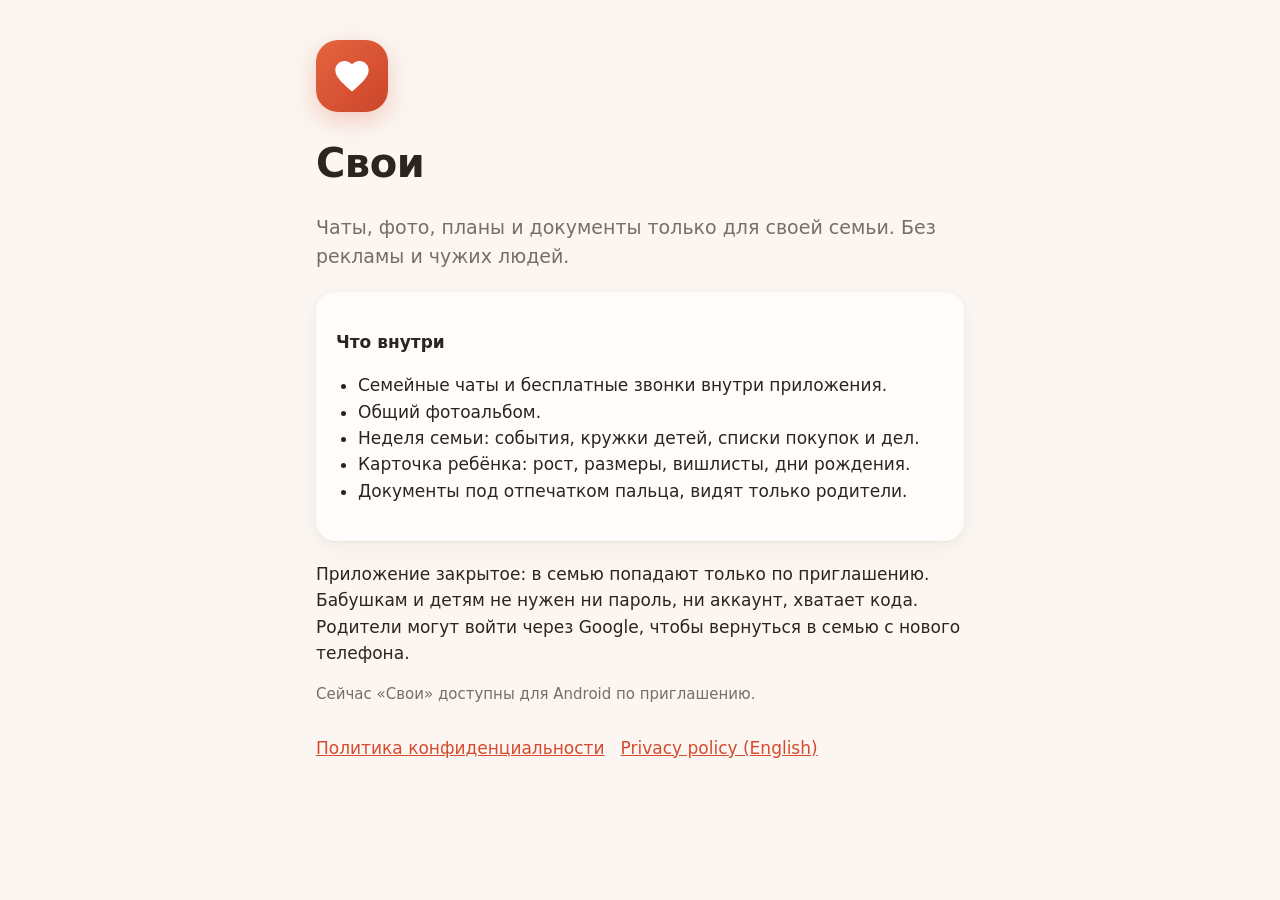
<file: index.html>
<!doctype html>
<html lang="ru">
<head>
<meta charset="utf-8">
<meta name="viewport" content="width=device-width, initial-scale=1">
<title>Свои — семейное приложение</title>
<meta name="description" content="Свои: чаты, фото, планы и документы только для своей семьи. Без рекламы и чужих людей.">
<link rel="stylesheet" href="style.css">
</head>
<body>
<main>
  <div class="logo"><svg viewBox="0 0 24 24" fill="#fff" aria-hidden="true"><path d="M12 21.35l-1.45-1.32C5.4 15.36 2 12.28 2 8.5 2 5.42 4.42 3 7.5 3c1.74 0 3.41.81 4.5 2.09C13.09 3.81 14.76 3 16.5 3 19.58 3 22 5.42 22 8.5c0 3.78-3.4 6.86-8.55 11.54L12 21.35z"/></svg></div>
  <h1>Свои</h1>
  <p class="lead">Чаты, фото, планы и документы только для своей семьи. Без рекламы и чужих людей.</p>
  <div class="card">
    <p><b>Что внутри</b></p>
    <ul>
      <li>Семейные чаты и бесплатные звонки внутри приложения.</li>
      <li>Общий фотоальбом.</li>
      <li>Неделя семьи: события, кружки детей, списки покупок и дел.</li>
      <li>Карточка ребёнка: рост, размеры, вишлисты, дни рождения.</li>
      <li>Документы под отпечатком пальца, видят только родители.</li>
    </ul>
  </div>
  <p>Приложение закрытое: в семью попадают только по приглашению. Бабушкам и детям не нужен ни пароль, ни аккаунт, хватает кода. Родители могут войти через Google, чтобы вернуться в семью с нового телефона.</p>
  <p class="muted">Сейчас «Свои» доступны для Android по приглашению.</p>
  <nav><a href="privacy.html">Политика конфиденциальности</a><a href="privacy.html#en">Privacy policy (English)</a></nav>
</main>
</body>
</html>
</file>
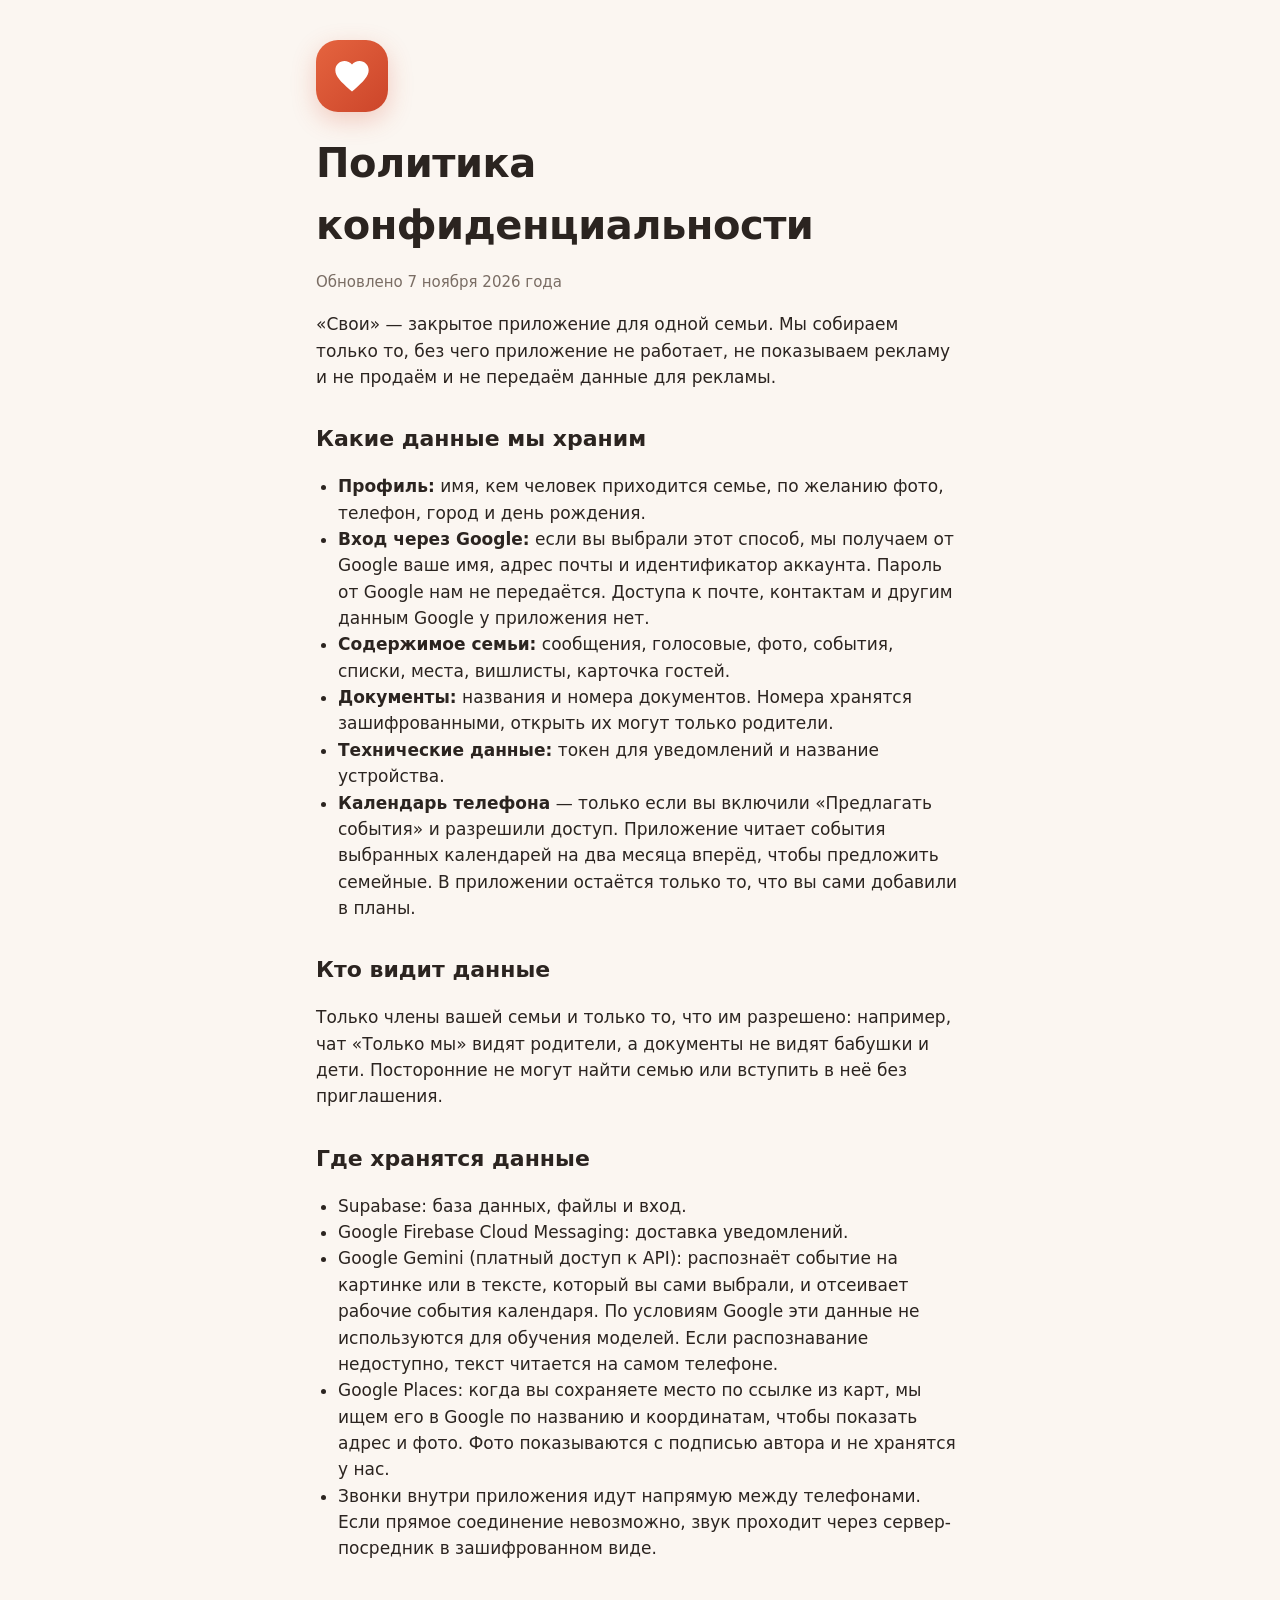
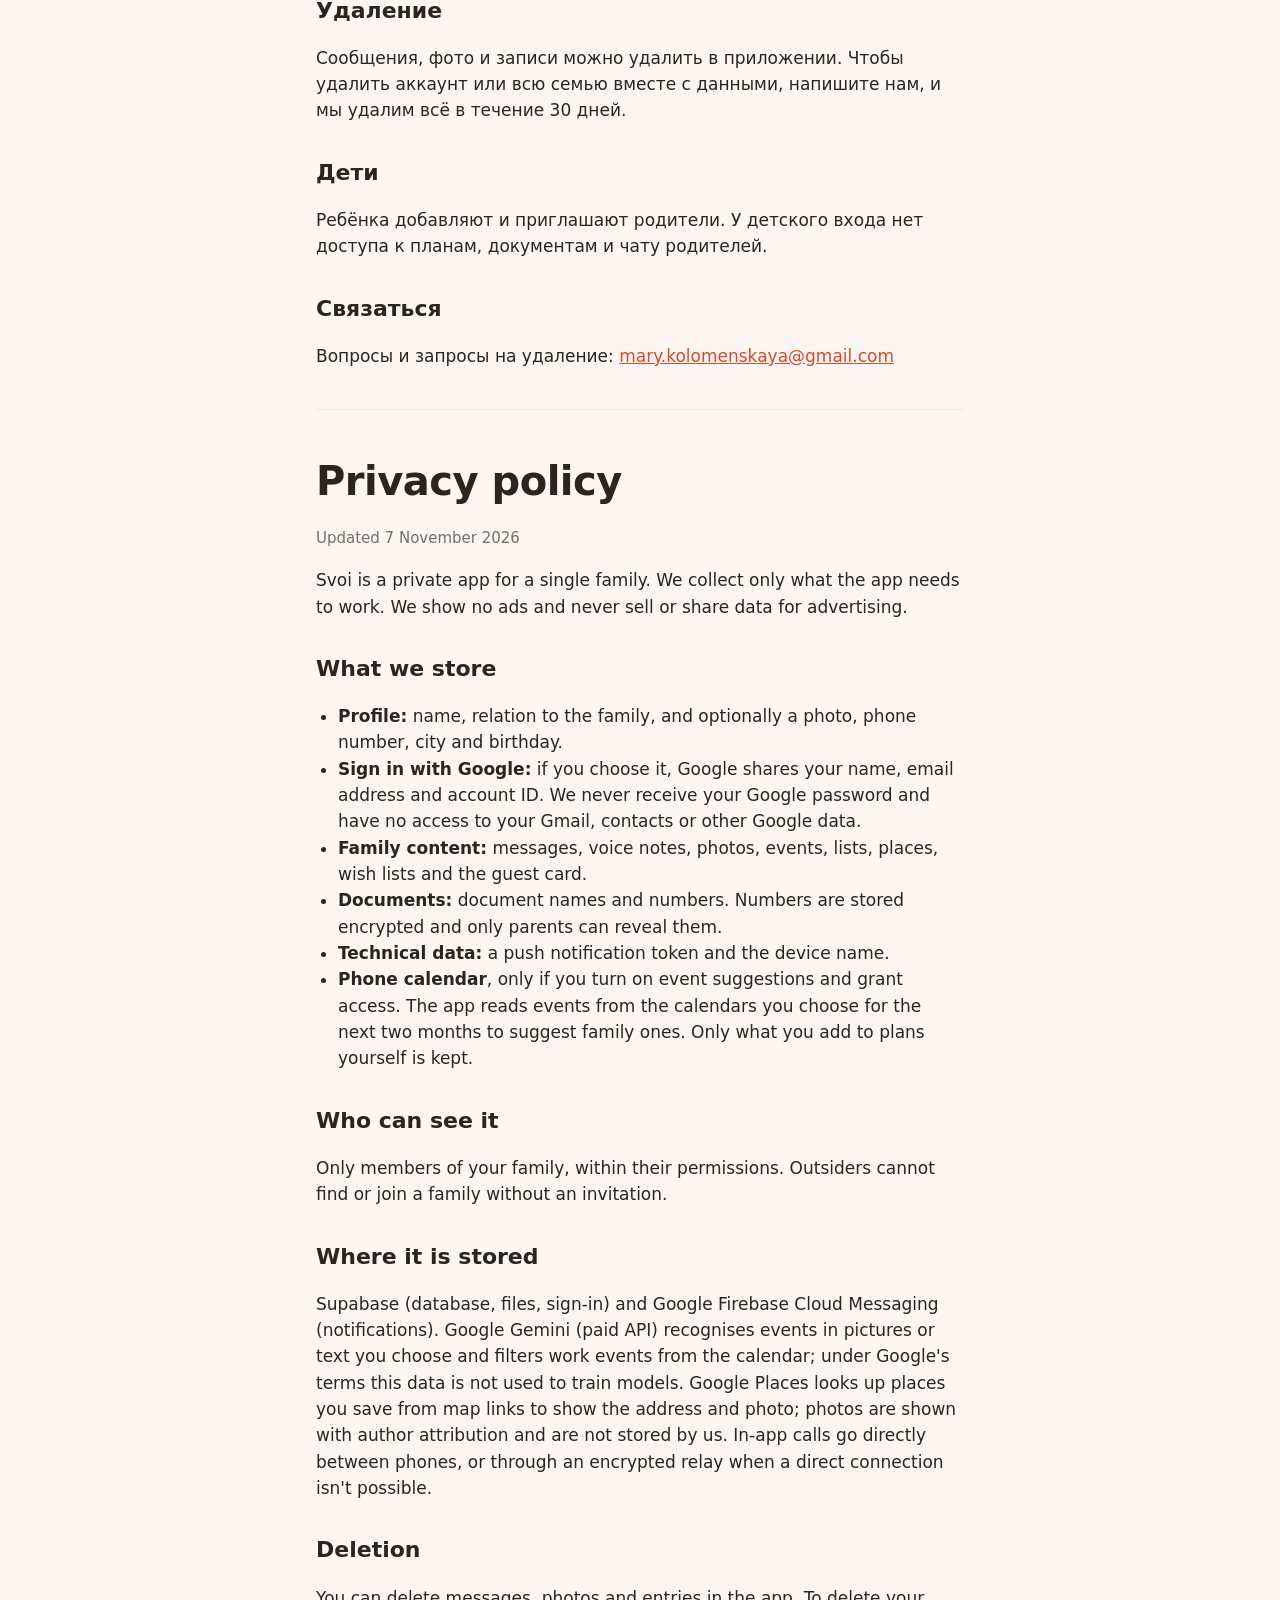
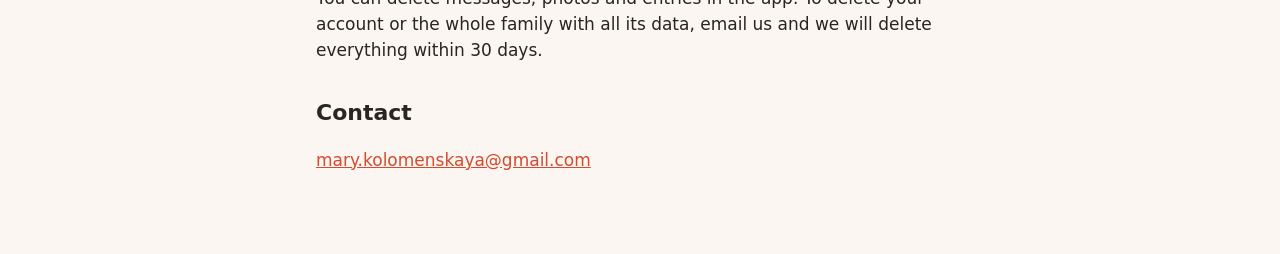
<file: privacy.html>
<!doctype html>
<html lang="ru">
<head>
<meta charset="utf-8">
<meta name="viewport" content="width=device-width, initial-scale=1">
<title>Свои — политика конфиденциальности</title>
<link rel="stylesheet" href="style.css">
</head>
<body>
<main>
  <a href="./" class="logo" aria-label="Свои"><svg viewBox="0 0 24 24" fill="#fff" aria-hidden="true"><path d="M12 21.35l-1.45-1.32C5.4 15.36 2 12.28 2 8.5 2 5.42 4.42 3 7.5 3c1.74 0 3.41.81 4.5 2.09C13.09 3.81 14.76 3 16.5 3 19.58 3 22 5.42 22 8.5c0 3.78-3.4 6.86-8.55 11.54L12 21.35z"/></svg></a>
  <h1>Политика конфиденциальности</h1>
  <p class="muted">Обновлено 7 ноября 2026 года</p>

  <p>«Свои» — закрытое приложение для одной семьи. Мы собираем только то, без чего приложение не работает, не показываем рекламу и не продаём и не передаём данные для рекламы.</p>

  <h2>Какие данные мы храним</h2>
  <ul>
    <li><b>Профиль:</b> имя, кем человек приходится семье, по желанию фото, телефон, город и день рождения.</li>
    <li><b>Вход через Google:</b> если вы выбрали этот способ, мы получаем от Google ваше имя, адрес почты и идентификатор аккаунта. Пароль от Google нам не передаётся. Доступа к почте, контактам и другим данным Google у приложения нет.</li>
    <li><b>Содержимое семьи:</b> сообщения, голосовые, фото, события, списки, места, вишлисты, карточка гостей.</li>
    <li><b>Документы:</b> названия и номера документов. Номера хранятся зашифрованными, открыть их могут только родители.</li>
    <li><b>Технические данные:</b> токен для уведомлений и название устройства.</li>
    <li><b>Календарь телефона</b> — только если вы включили «Предлагать события» и разрешили доступ. Приложение читает события выбранных календарей на два месяца вперёд, чтобы предложить семейные. В приложении остаётся только то, что вы сами добавили в планы.</li>
  </ul>

  <h2>Кто видит данные</h2>
  <p>Только члены вашей семьи и только то, что им разрешено: например, чат «Только мы» видят родители, а документы не видят бабушки и дети. Посторонние не могут найти семью или вступить в неё без приглашения.</p>

  <h2>Где хранятся данные</h2>
  <ul>
    <li>Supabase: база данных, файлы и вход.</li>
    <li>Google Firebase Cloud Messaging: доставка уведомлений.</li>
    <li>Google Gemini (платный доступ к API): распознаёт событие на картинке или в тексте, который вы сами выбрали, и отсеивает рабочие события календаря. По условиям Google эти данные не используются для обучения моделей. Если распознавание недоступно, текст читается на самом телефоне.</li>
    <li>Google Places: когда вы сохраняете место по ссылке из карт, мы ищем его в Google по названию и координатам, чтобы показать адрес и фото. Фото показываются с подписью автора и не хранятся у нас.</li>
    <li>Звонки внутри приложения идут напрямую между телефонами. Если прямое соединение невозможно, звук проходит через сервер-посредник в зашифрованном виде.</li>
  </ul>

  <h2>Удаление</h2>
  <p>Сообщения, фото и записи можно удалить в приложении. Чтобы удалить аккаунт или всю семью вместе с данными, напишите нам, и мы удалим всё в течение 30 дней.</p>

  <h2>Дети</h2>
  <p>Ребёнка добавляют и приглашают родители. У детского входа нет доступа к планам, документам и чату родителей.</p>

  <h2>Связаться</h2>
  <p>Вопросы и запросы на удаление: <a href="mailto:mary.kolomenskaya@gmail.com">mary.kolomenskaya@gmail.com</a></p>

  <hr style="border:none;border-top:1px solid var(--tint);margin:40px 0">

  <h1 id="en">Privacy policy</h1>
  <p class="muted">Updated 7 November 2026</p>
  <p>Svoi is a private app for a single family. We collect only what the app needs to work. We show no ads and never sell or share data for advertising.</p>
  <h2>What we store</h2>
  <ul>
    <li><b>Profile:</b> name, relation to the family, and optionally a photo, phone number, city and birthday.</li>
    <li><b>Sign in with Google:</b> if you choose it, Google shares your name, email address and account ID. We never receive your Google password and have no access to your Gmail, contacts or other Google data.</li>
    <li><b>Family content:</b> messages, voice notes, photos, events, lists, places, wish lists and the guest card.</li>
    <li><b>Documents:</b> document names and numbers. Numbers are stored encrypted and only parents can reveal them.</li>
    <li><b>Technical data:</b> a push notification token and the device name.</li>
    <li><b>Phone calendar</b>, only if you turn on event suggestions and grant access. The app reads events from the calendars you choose for the next two months to suggest family ones. Only what you add to plans yourself is kept.</li>
  </ul>
  <h2>Who can see it</h2>
  <p>Only members of your family, within their permissions. Outsiders cannot find or join a family without an invitation.</p>
  <h2>Where it is stored</h2>
  <p>Supabase (database, files, sign-in) and Google Firebase Cloud Messaging (notifications). Google Gemini (paid API) recognises events in pictures or text you choose and filters work events from the calendar; under Google's terms this data is not used to train models. Google Places looks up places you save from map links to show the address and photo; photos are shown with author attribution and are not stored by us. In-app calls go directly between phones, or through an encrypted relay when a direct connection isn't possible.</p>
  <h2>Deletion</h2>
  <p>You can delete messages, photos and entries in the app. To delete your account or the whole family with all its data, email us and we will delete everything within 30 days.</p>
  <h2>Contact</h2>
  <p><a href="mailto:mary.kolomenskaya@gmail.com">mary.kolomenskaya@gmail.com</a></p>
</main>
</body>
</html>
</file>
<file: style.css>
:root{--bg:#fbf6f1;--card:#fffdfb;--ink:#2b2420;--muted:#7a6d64;--accent:#d64a2e;--tint:#f8e3d8}
@media (prefers-color-scheme:dark){:root{--bg:#1f1a17;--card:#2a2420;--ink:#f3ece6;--muted:#b3a59a;--accent:#f06a4c;--tint:#3a2a24}}
*{box-sizing:border-box}
body{margin:0;background:var(--bg);color:var(--ink);font:17px/1.55 system-ui,-apple-system,"Segoe UI",Roboto,sans-serif}
main{max-width:680px;margin:0 auto;padding:40px 16px 64px}
.logo{width:72px;height:72px;border-radius:22px;background:linear-gradient(135deg,#e5643f,#cc452a);display:grid;place-items:center;box-shadow:0 8px 24px rgba(214,74,46,.25)}
.logo svg{width:40px;height:40px}
h1{font-size:40px;letter-spacing:-.5px;margin:20px 0 8px}
h2{font-size:22px;margin:32px 0 8px}
p,li{color:var(--ink)}
.lead{font-size:19px;color:var(--muted)}
.card{background:var(--card);border-radius:20px;padding:20px;margin:20px 0;box-shadow:0 1px 2px rgba(60,30,10,.05),0 6px 20px rgba(60,30,10,.05)}
a{color:var(--accent)}
.muted{color:var(--muted);font-size:15px}
nav{display:flex;gap:16px;flex-wrap:wrap;margin-top:28px}
ul{padding-left:22px}
</file>
